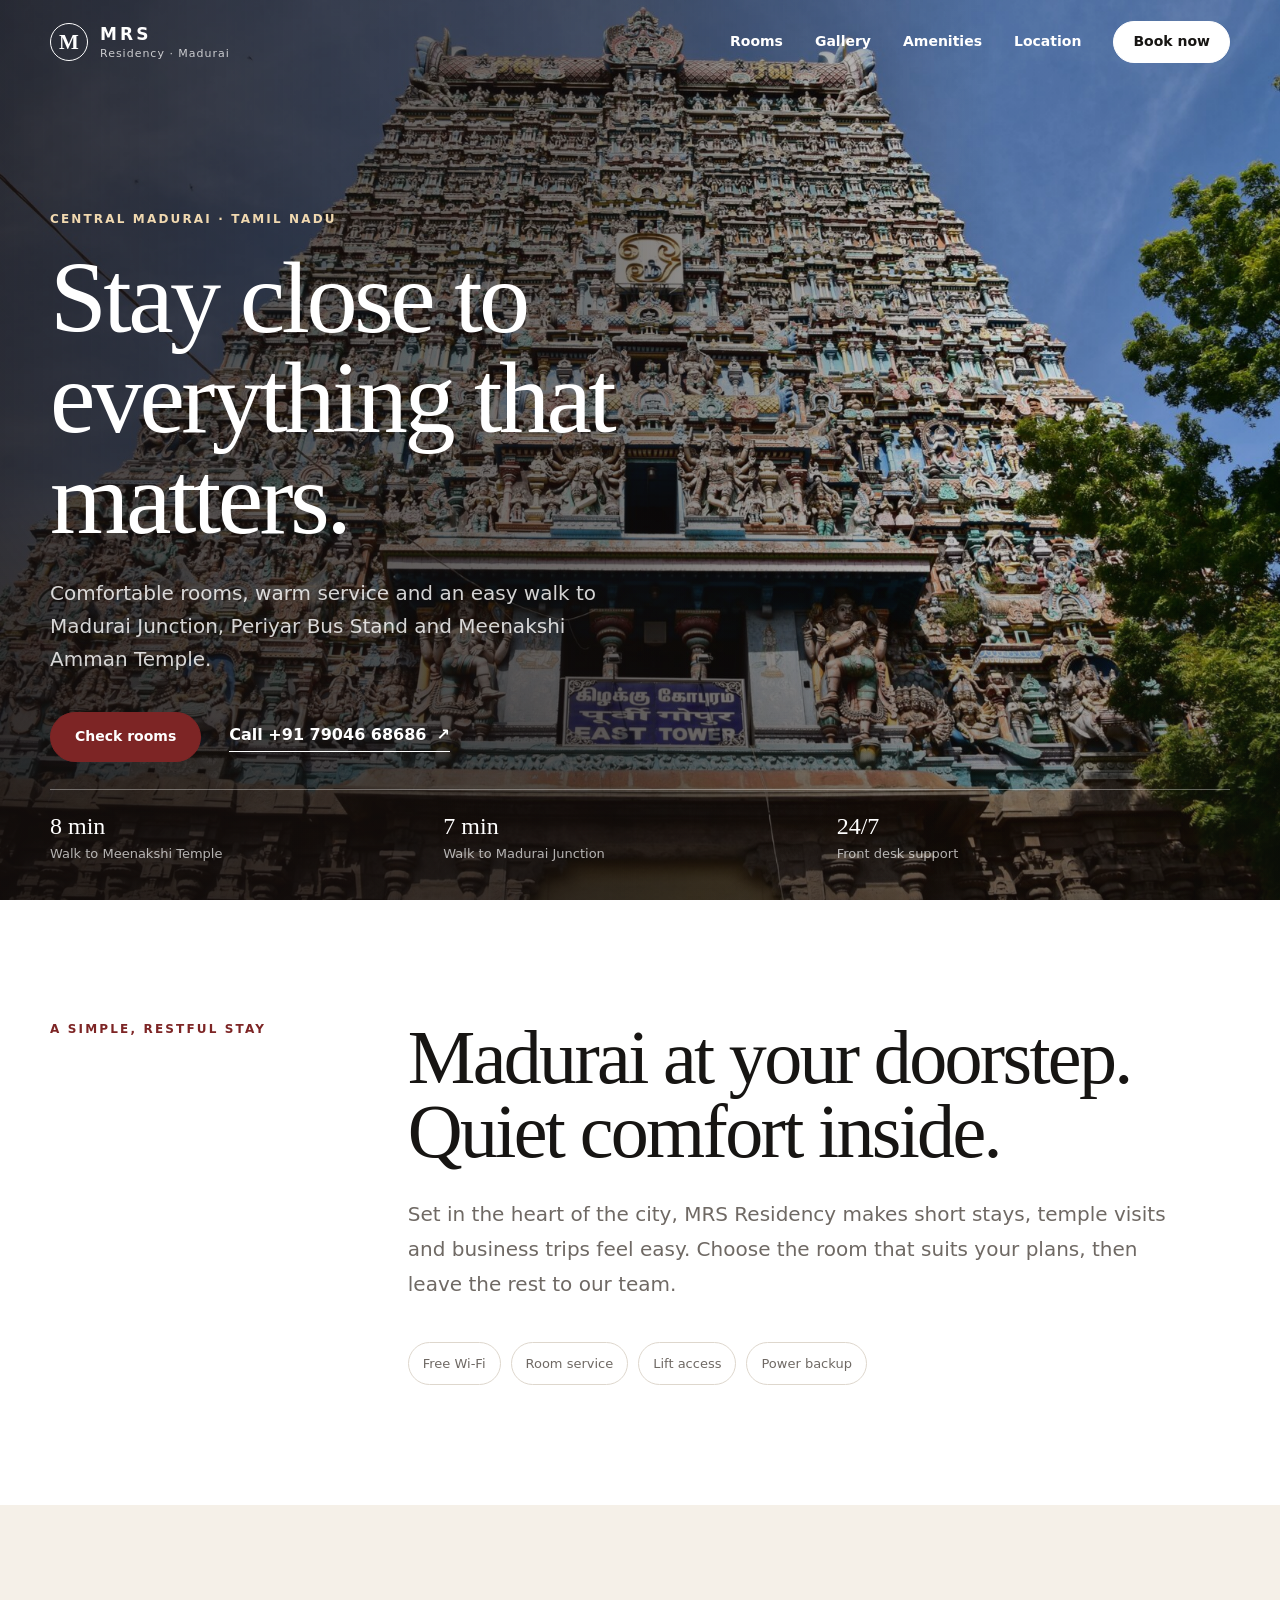
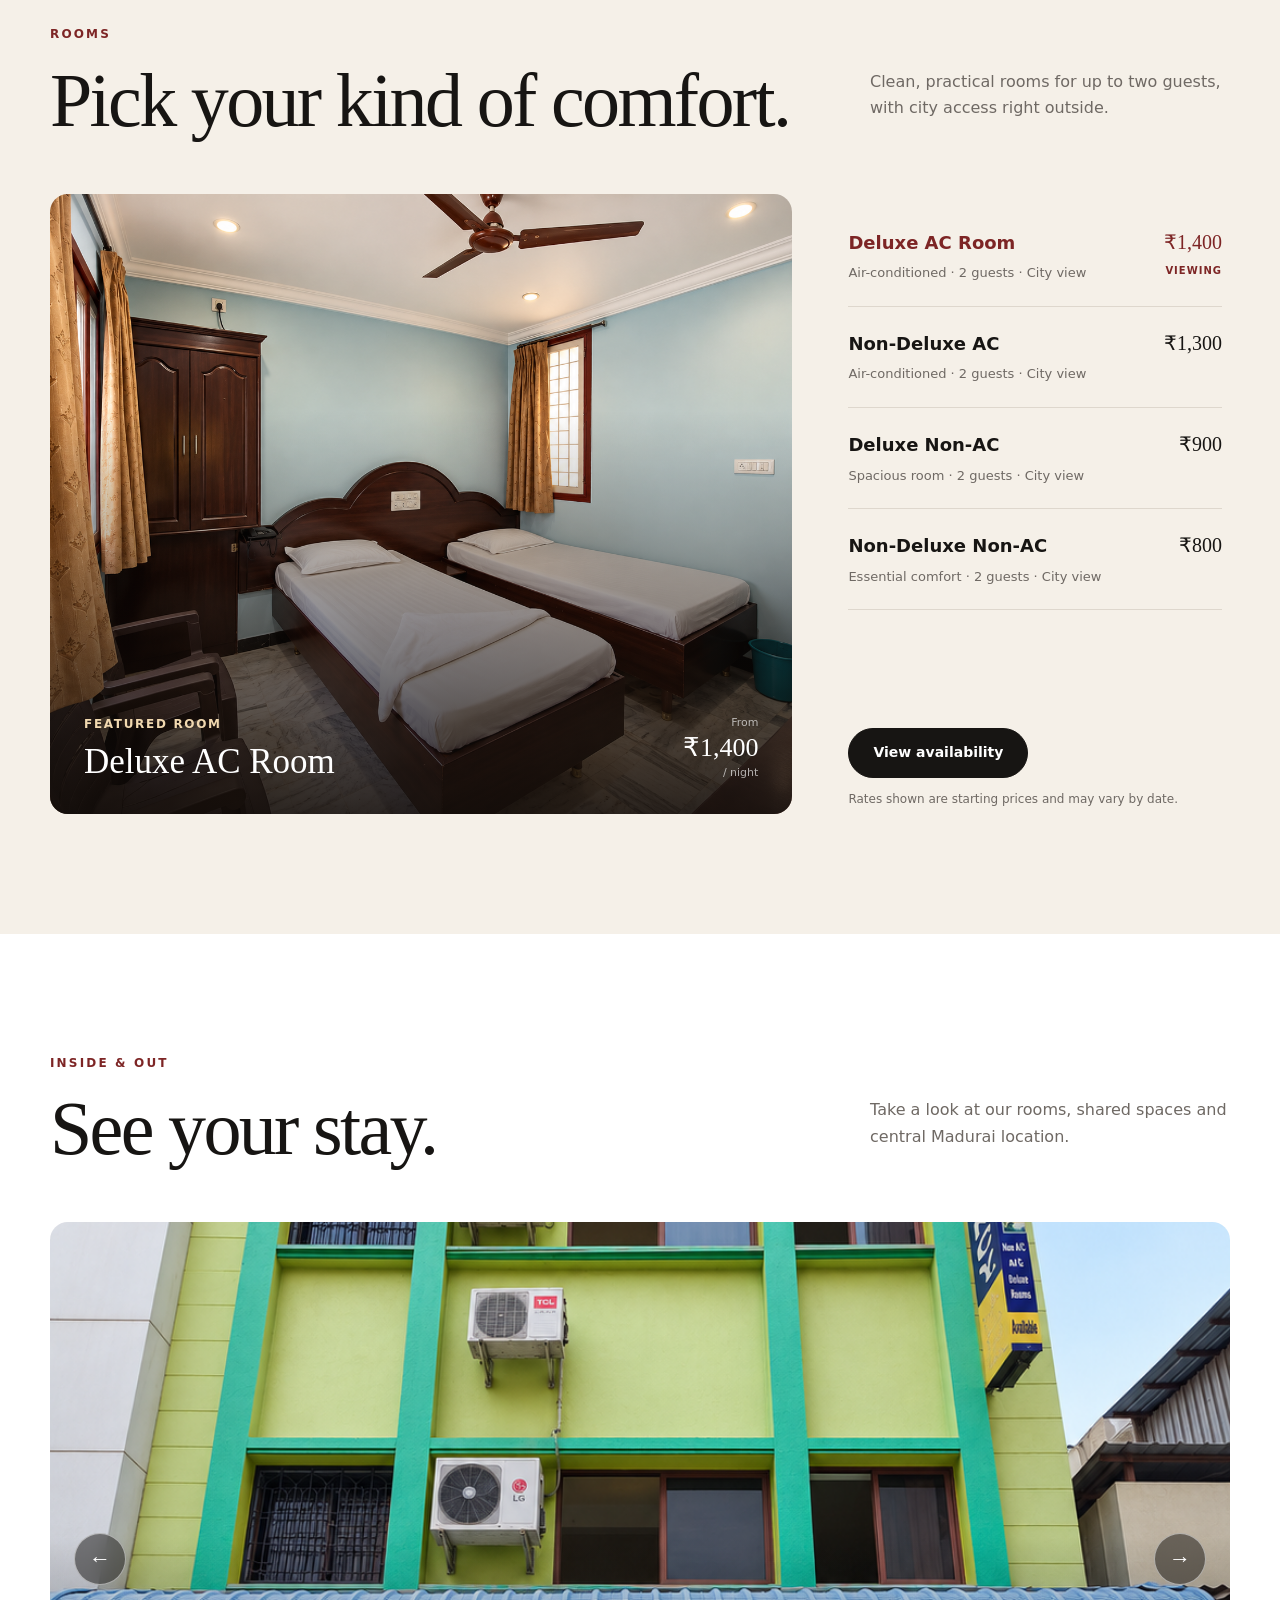
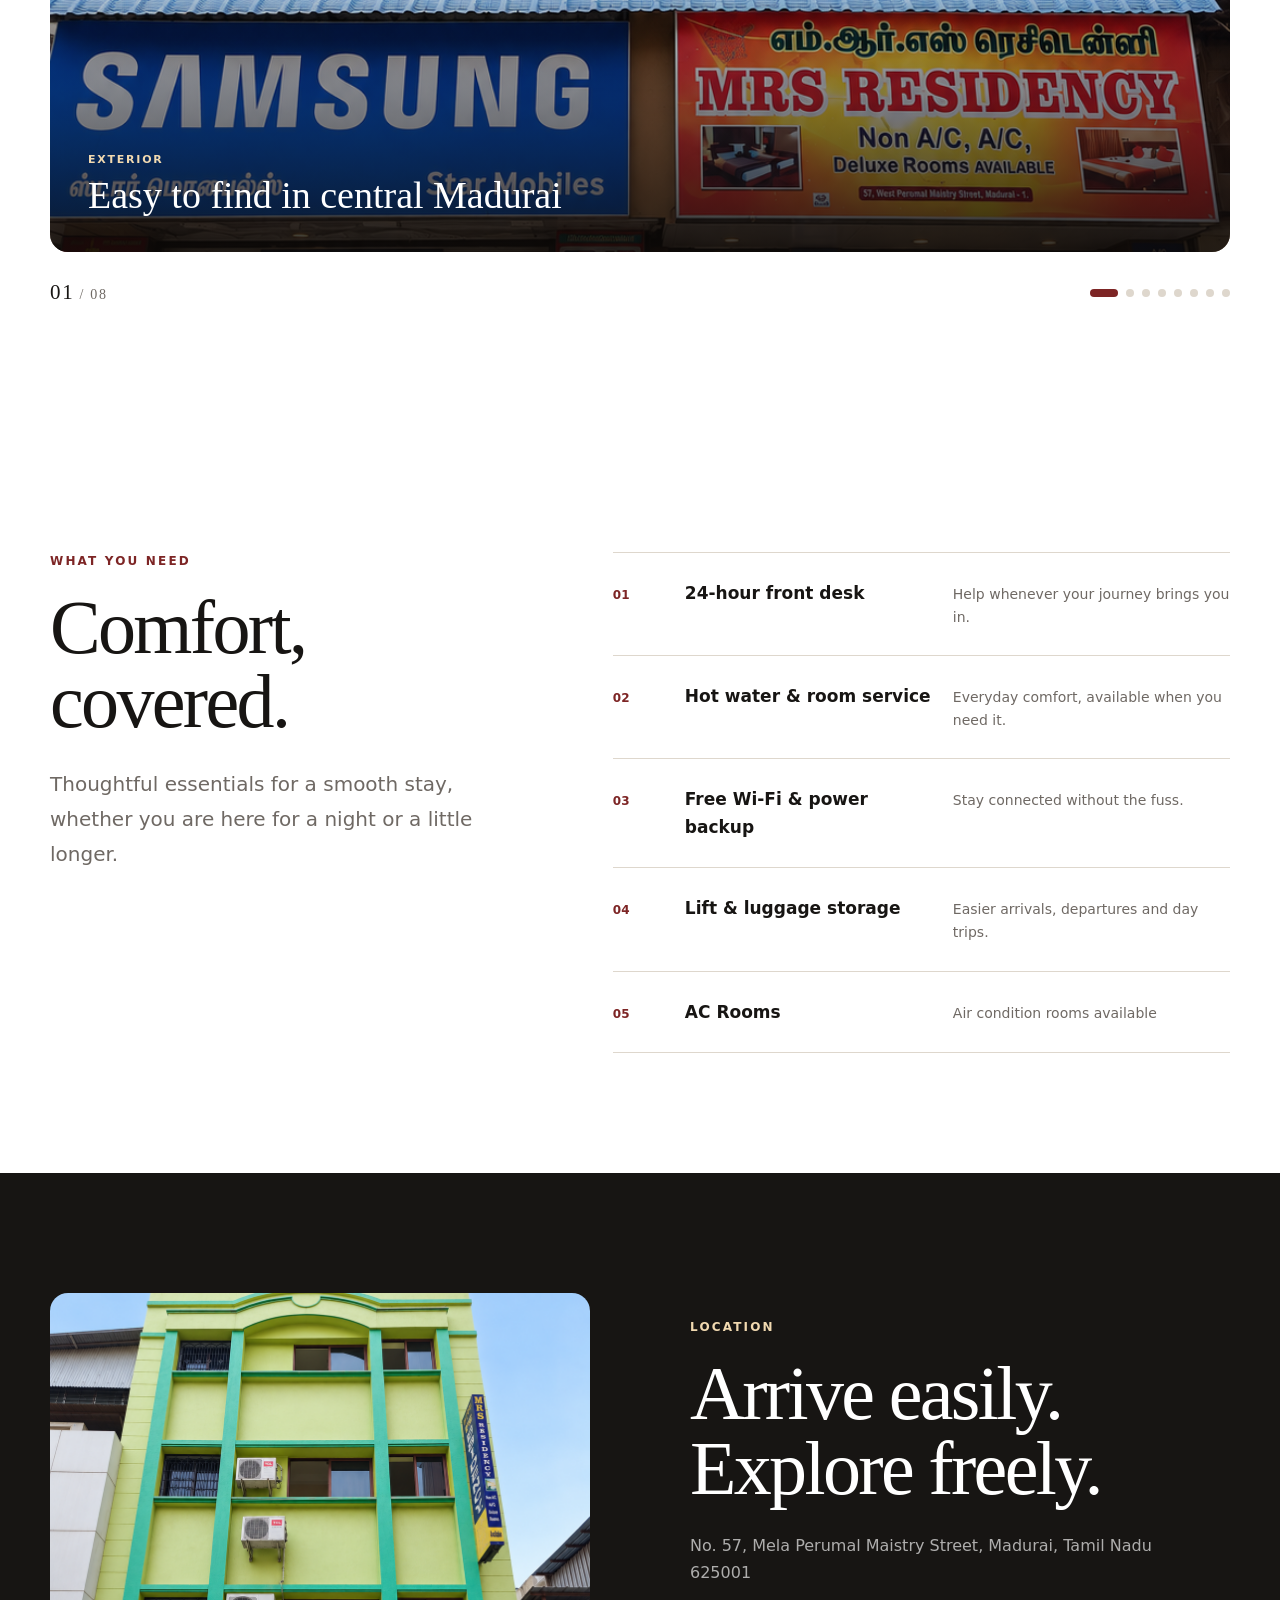
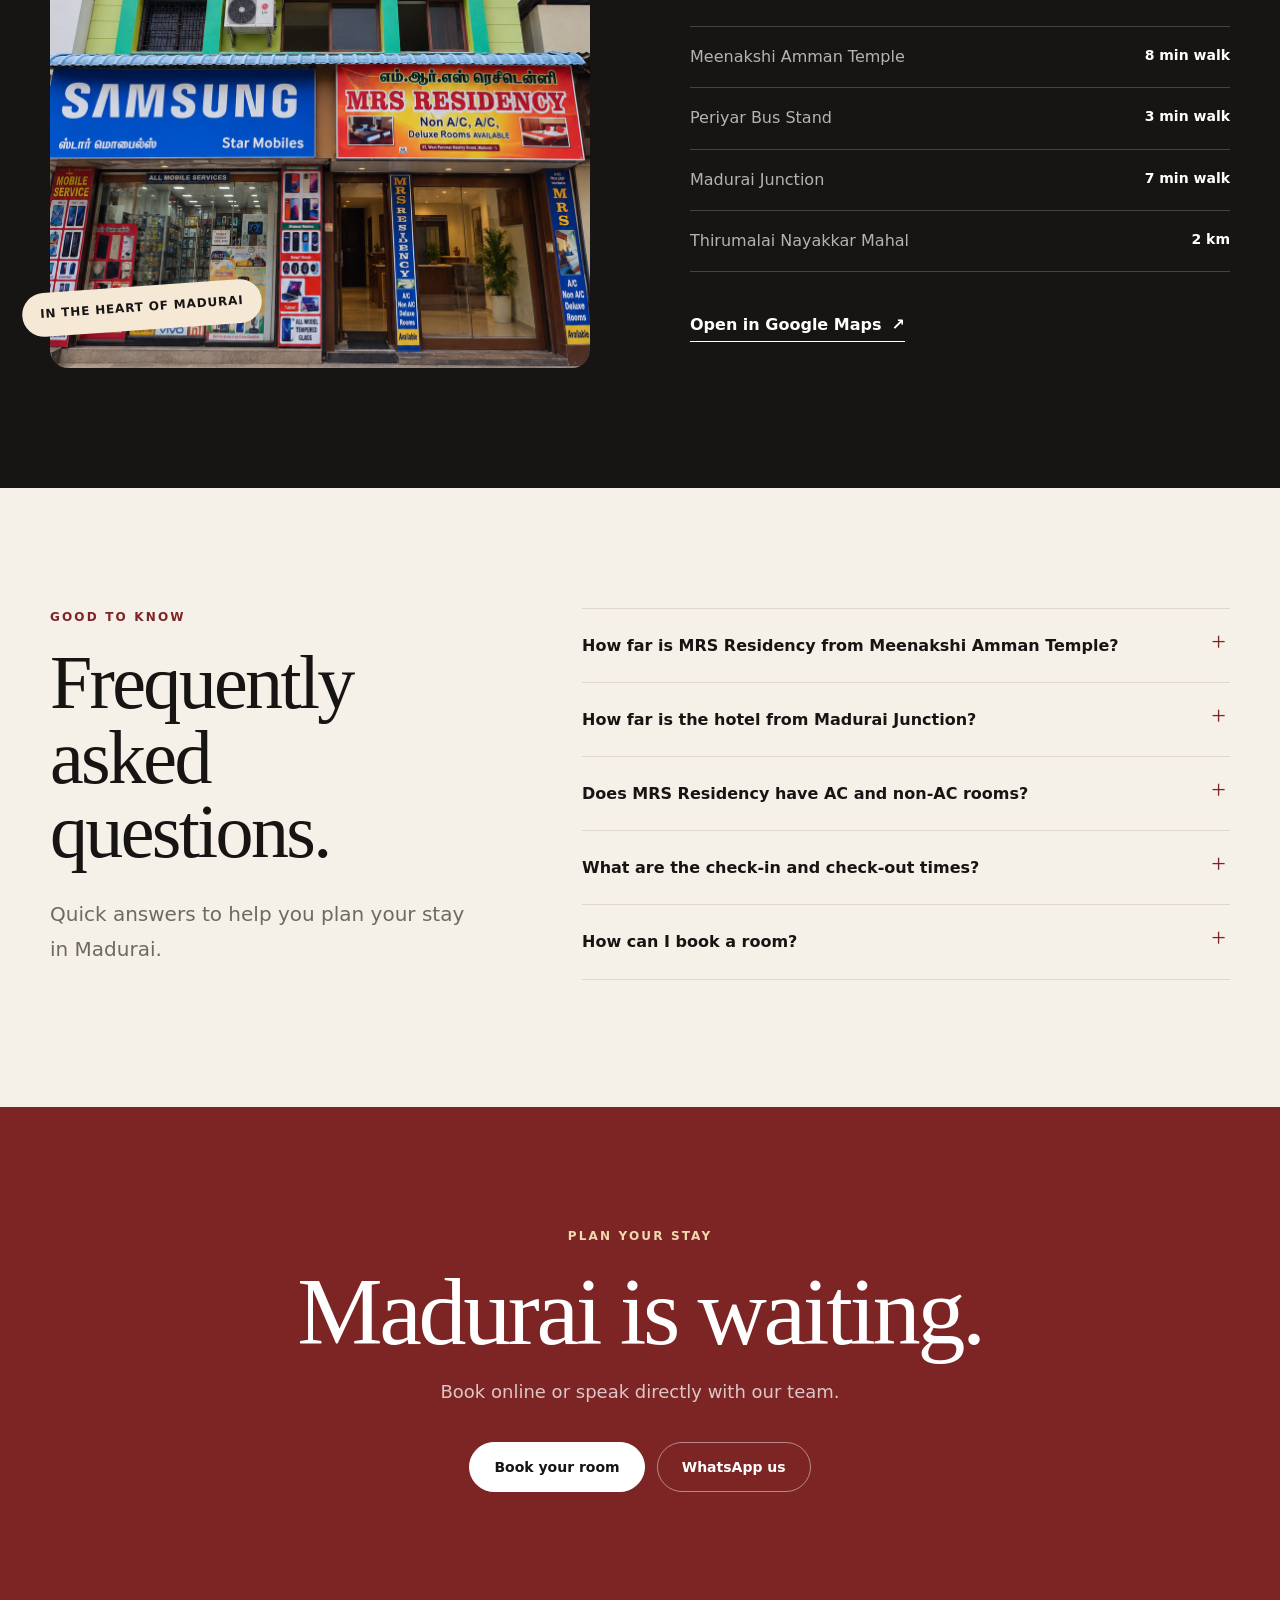
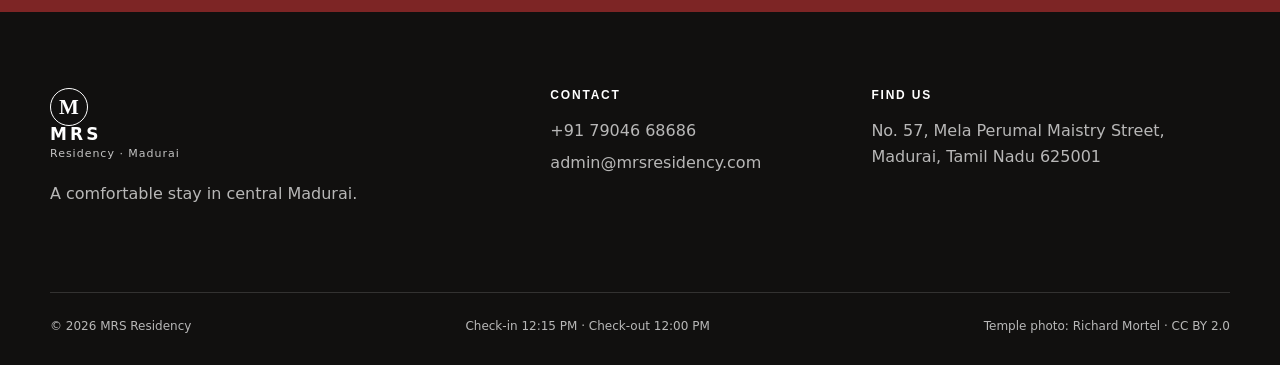
<file: index.html>
<!doctype html>
<html lang="en-IN">
<head>
  <meta charset="utf-8">
  <meta name="viewport" content="width=device-width, initial-scale=1">
  <title>MRS Residency Madurai | Near Meenakshi Temple &amp; Station</title>
  <meta name="description" content="Book comfortable AC and non-AC rooms at MRS Residency in central Madurai, near Meenakshi Amman Temple, Madurai Junction and Periyar Bus Stand.">
  <meta name="robots" content="index, follow, max-image-preview:large, max-snippet:-1, max-video-preview:-1">
  <meta name="theme-color" content="#7d2525">
  <meta name="format-detection" content="telephone=yes">
  <meta name="geo.region" content="IN-TN">
  <meta name="geo.placename" content="Madurai">
  <script>document.documentElement.classList.add('js')</script>
  <link rel="canonical" href="https://www.mrsresidency.com/">
  <link rel="alternate" hreflang="en-IN" href="https://www.mrsresidency.com/">
  <link rel="alternate" hreflang="x-default" href="https://www.mrsresidency.com/">
  <link rel="stylesheet" href="styles.css">
  <link rel="icon" type="image/svg+xml" href="data:image/svg+xml,%3Csvg%20xmlns='http://www.w3.org/2000/svg'%20viewBox='0%200%2064%2064'%3E%3Crect%20width='64'%20height='64'%20rx='14'%20fill='%237d2525'/%3E%3Cpath%20d='M14%2045V19h7l11%2015%2011-15h7v26h-8V31L32%2044%2022%2031v14z'%20fill='%23f6e9cd'/%3E%3C/svg%3E">
  <meta property="og:type" content="website">
  <meta property="og:site_name" content="MRS Residency">
  <meta property="og:locale" content="en_IN">
  <meta property="og:title" content="MRS Residency Madurai | Near Meenakshi Temple &amp; Station">
  <meta property="og:description" content="Book comfortable AC and non-AC rooms in central Madurai, near Meenakshi Amman Temple, Madurai Junction and Periyar Bus Stand.">
  <meta property="og:url" content="https://www.mrsresidency.com/">
  <meta property="og:image" content="https://www.mrsresidency.com/assets/madurai-temple.jpg">
  <meta property="og:image:width" content="1800">
  <meta property="og:image:height" content="1198">
  <meta property="og:image:alt" content="Meenakshi Amman Temple near MRS Residency in Madurai">
  <meta name="twitter:card" content="summary_large_image">
  <meta name="twitter:title" content="MRS Residency Madurai | Near Meenakshi Temple &amp; Station">
  <meta name="twitter:description" content="Book comfortable AC and non-AC rooms in central Madurai, near Meenakshi Amman Temple and Madurai Junction.">
  <meta name="twitter:image" content="https://www.mrsresidency.com/assets/madurai-temple.jpg">
  <meta name="twitter:image:alt" content="Meenakshi Amman Temple near MRS Residency in Madurai">
  <script id="hotel-schema" type="application/ld+json">
  {
    "@context": "https://schema.org",
    "@type": "Hotel",
    "name": "MRS Residency",
    "@id": "https://www.mrsresidency.com/#hotel",
    "url": "https://www.mrsresidency.com/",
    "description": "Comfortable AC and non-AC rooms in central Madurai near Meenakshi Amman Temple and Madurai Junction.",
    "image": [
      "https://www.mrsresidency.com/assets/images/IMG-20230507-WA0060.jpg",
      "https://www.mrsresidency.com/assets/images/IMG-20230507-WA0012.jpg"
    ],
    "hasMap": "https://www.google.com/maps/search/?api=1&query=MRS+Residency+57+Mela+Perumal+Maistry+Street+Madurai",
    "telephone": "+91-79046-68686",
    "email": "admin@mrsresidency.com",
    "priceRange": "₹800–₹1400",
    "address": {
      "@type": "PostalAddress",
      "streetAddress": "No. 57, Mela Perumal Maistry Street",
      "addressLocality": "Madurai",
      "addressRegion": "Tamil Nadu",
      "postalCode": "625001",
      "addressCountry": "IN"
    },
    "amenityFeature": [
      {"@type":"LocationFeatureSpecification","name":"Free Wi-Fi","value":true},
      {"@type":"LocationFeatureSpecification","name":"24-hour front desk","value":true},
      {"@type":"LocationFeatureSpecification","name":"Room service","value":true},
      {"@type":"LocationFeatureSpecification","name":"Power backup","value":true}
    ],
    "checkinTime": "12:15",
    "checkoutTime": "12:00",
    "makesOffer": [
      {"@type":"Offer","priceCurrency":"INR","price":"1400","itemOffered":{"@type":"HotelRoom","name":"Deluxe AC Room"}},
      {"@type":"Offer","priceCurrency":"INR","price":"1300","itemOffered":{"@type":"HotelRoom","name":"Non-Deluxe AC Room"}},
      {"@type":"Offer","priceCurrency":"INR","price":"900","itemOffered":{"@type":"HotelRoom","name":"Deluxe Non-AC Room"}},
      {"@type":"Offer","priceCurrency":"INR","price":"800","itemOffered":{"@type":"HotelRoom","name":"Non-Deluxe Non-AC Room"}}
    ]
  }
  </script>
  <script id="website-schema" type="application/ld+json">
  {
    "@context": "https://schema.org",
    "@type": "WebSite",
    "@id": "https://www.mrsresidency.com/#website",
    "url": "https://www.mrsresidency.com/",
    "name": "MRS Residency Madurai",
    "inLanguage": "en-IN",
    "publisher": {"@id":"https://www.mrsresidency.com/#hotel"}
  }
  </script>
  <script id="faq-schema" type="application/ld+json">
  {
    "@context": "https://schema.org",
    "@type": "FAQPage",
    "mainEntity": [
      {"@type":"Question","name":"How far is MRS Residency from Meenakshi Amman Temple?","acceptedAnswer":{"@type":"Answer","text":"MRS Residency is approximately an 8-minute walk from Meenakshi Amman Temple."}},
      {"@type":"Question","name":"How far is the hotel from Madurai Junction?","acceptedAnswer":{"@type":"Answer","text":"Madurai Junction railway station is approximately a 7-minute walk from the hotel."}},
      {"@type":"Question","name":"Does MRS Residency have AC and non-AC rooms?","acceptedAnswer":{"@type":"Answer","text":"Yes. Guests can choose from deluxe and non-deluxe rooms in both AC and non-AC options."}},
      {"@type":"Question","name":"What are the check-in and check-out times?","acceptedAnswer":{"@type":"Answer","text":"Check-in is from 12:15 PM and check-out is by 12:00 PM."}},
      {"@type":"Question","name":"How can I book a room?","acceptedAnswer":{"@type":"Answer","text":"You can book online, call +91 79046 68686, or contact the hotel through WhatsApp to check availability."}}
    ]
  }
  </script>
</head>
<body>
  <a class="skip-link" href="#main">Skip to content</a>

  <header class="site-header" data-header>
    <div class="container nav-wrap">
      <a class="brand" href="#top" aria-label="MRS Residency home">
        <span class="brand-mark" aria-hidden="true">M</span>
        <span><strong>MRS</strong><small>Residency · Madurai</small></span>
      </a>
      <button class="menu-toggle" type="button" aria-expanded="false" aria-controls="site-nav">
        <span class="sr-only">Open menu</span>
        <span></span><span></span>
      </button>
      <nav id="site-nav" class="site-nav" aria-label="Main navigation">
        <a href="#rooms">Rooms</a>
        <a href="#gallery">Gallery</a>
        <a href="#amenities">Amenities</a>
        <a href="#location">Location</a>
        <a class="button button-small" href="https://bookings.mrsresidency.com" target="_blank" rel="noopener">Book now</a>
      </nav>
    </div>
  </header>

  <main id="main">
    <section id="top" class="hero" aria-labelledby="hero-title">
      <img class="hero-image" src="assets/madurai-temple.jpg" alt="Meenakshi Amman Temple in Madurai" width="1800" height="1198" fetchpriority="high">
      <div class="hero-shade"></div>
      <div class="container hero-content">
        <p class="eyebrow">Central Madurai · Tamil Nadu</p>
        <h1 id="hero-title">Stay close to<br>everything that matters.</h1>
        <p class="hero-copy">Comfortable rooms, warm service and an easy walk to Madurai Junction, Periyar Bus Stand and Meenakshi Amman Temple.</p>
        <div class="hero-actions">
          <a class="button" href="https://bookings.mrsresidency.com" target="_blank" rel="noopener">Check rooms</a>
          <a class="text-link light" href="tel:+917904668686">Call +91 79046 68686 <span aria-hidden="true">↗</span></a>
        </div>
      </div>
      <div class="container quick-facts" role="list" aria-label="Hotel highlights">
        <div role="listitem"><strong>8 min</strong><span>Walk to Meenakshi Temple</span></div>
        <div role="listitem"><strong>7 min</strong><span>Walk to Madurai Junction</span></div>
        <div role="listitem"><strong>24/7</strong><span>Front desk support</span></div>
      </div>
    </section>

    <section class="intro section">
      <div class="container intro-grid">
        <div class="section-kicker reveal">A simple, restful stay</div>
        <div class="reveal">
          <h2>Madurai at your doorstep.<br>Quiet comfort inside.</h2>
          <p class="lead">Set in the heart of the city, MRS Residency makes short stays, temple visits and business trips feel easy. Choose the room that suits your plans, then leave the rest to our team.</p>
          <div class="mini-amenities" role="list" aria-label="Popular amenities">
            <span role="listitem">Free Wi-Fi</span><span role="listitem">Room service</span><span role="listitem">Lift access</span><span role="listitem">Power backup</span>
          </div>
        </div>
      </div>
    </section>

    <section id="rooms" class="rooms section section-tint" aria-labelledby="rooms-title">
      <div class="container">
        <div class="section-heading reveal">
          <div>
            <p class="section-kicker">Rooms</p>
            <h2 id="rooms-title">Pick your kind of comfort.</h2>
          </div>
          <p>Clean, practical rooms for up to two guests, with city access right outside.</p>
        </div>
        <div class="room-layout">
          <article class="room-feature reveal">
            <img src="assets/images/IMG-20230507-WA0012.jpg" alt="Deluxe air-conditioned double room at MRS Residency" width="1600" height="1200" loading="lazy">
            <div class="room-feature-copy" aria-live="polite">
              <div>
                <p class="room-label">Most comfortable</p>
                <h3>Deluxe AC Room</h3>
              </div>
              <div class="room-price"><span>From</span><strong>₹1,400</strong><span>/ night</span></div>
            </div>
          </article>
          <div class="room-list reveal">
            <article>
              <div><h3>Non-Deluxe AC</h3><p>Air-conditioned · 2 guests · City view</p></div>
              <strong>₹1,300</strong>
            </article>
            <article>
              <div><h3>Deluxe Non-AC</h3><p>Spacious room · 2 guests · City view</p></div>
              <strong>₹900</strong>
            </article>
            <article>
              <div><h3>Non-Deluxe Non-AC</h3><p>Essential comfort · 2 guests · City view</p></div>
              <strong>₹800</strong>
            </article>
            <a class="button button-dark" href="https://bookings.mrsresidency.com" target="_blank" rel="noopener">View availability</a>
            <p class="rate-note">Rates shown are starting prices and may vary by date.</p>
          </div>
        </div>
      </div>
    </section>

    <section id="gallery" class="gallery section" aria-labelledby="gallery-title">
      <div class="container">
        <div class="section-heading gallery-heading reveal">
          <div>
            <p class="section-kicker">Inside &amp; out</p>
            <h2 id="gallery-title">See your stay.</h2>
          </div>
          <p>Take a look at our rooms, shared spaces and central Madurai location.</p>
        </div>

        <div class="carousel reveal" data-carousel role="region" aria-roledescription="carousel" aria-label="MRS Residency photo gallery">
          <div class="carousel-viewport" data-carousel-viewport tabindex="0">
            <div class="carousel-track">
              <figure class="carousel-slide" data-carousel-slide>
                <img src="assets/images/IMG-20230507-WA0060.jpg" alt="Front exterior of the MRS Residency building" width="1200" height="1600" loading="lazy">
                <figcaption><span>Exterior</span><strong>Easy to find in central Madurai</strong></figcaption>
              </figure>
              <figure class="carousel-slide" data-carousel-slide>
                <img src="assets/images/IMG-20230507-WA0012.jpg" alt="Air-conditioned double room with seating" width="1600" height="1200" loading="lazy">
                <figcaption><span>Guest room</span><strong>Double room with air conditioning</strong></figcaption>
              </figure>
              <figure class="carousel-slide" data-carousel-slide>
                <img src="assets/images/IMG-20230507-WA0011.jpg" alt="Twin guest room with two beds and a ceiling fan" width="1600" height="1200" loading="lazy">
                <figcaption><span>Guest room</span><strong>Flexible twin-bed comfort</strong></figcaption>
              </figure>
              <figure class="carousel-slide" data-carousel-slide>
                <img src="assets/images/IMG-20230507-WA0013.jpg" alt="Guest room television, mirror, wardrobe and seating" width="1600" height="1200" loading="lazy">
                <figcaption><span>Room amenities</span><strong>Practical essentials within reach</strong></figcaption>
              </figure>
              <figure class="carousel-slide" data-carousel-slide>
                <img src="assets/images/IMG-20230507-WA0058.jpg" alt="Reception lounge and seating area at MRS Residency" width="1200" height="1600" loading="lazy">
                <figcaption><span>Reception</span><strong>A welcoming place to arrive</strong></figcaption>
              </figure>
              <figure class="carousel-slide" data-carousel-slide>
                <img src="assets/images/IMG-20230507-WA0059.jpg" alt="Guest lift at MRS Residency" width="1200" height="1600" loading="lazy">
                <figcaption><span>Access</span><strong>Lift access between floors</strong></figcaption>
              </figure>
              <figure class="carousel-slide" data-carousel-slide>
                <img src="assets/images/IMG-20230507-WA0015.jpg" alt="Well-lit guest corridor inside MRS Residency" width="1200" height="1600" loading="lazy">
                <figcaption><span>Interior</span><strong>Simple, well-lit common spaces</strong></figcaption>
              </figure>
            </div>
          </div>
          <button class="carousel-arrow carousel-arrow-prev" type="button" data-carousel-prev aria-label="Show previous photo">
            <span aria-hidden="true">&#8592;</span>
          </button>
          <button class="carousel-arrow carousel-arrow-next" type="button" data-carousel-next aria-label="Show next photo">
            <span aria-hidden="true">&#8594;</span>
          </button>
          <div class="carousel-footer">
            <p class="carousel-count" aria-live="polite"><span data-carousel-current>01</span> / <span data-carousel-total>07</span></p>
            <div class="carousel-dots" data-carousel-dots role="group" aria-label="Choose a photo"></div>
          </div>
        </div>
      </div>
    </section>

    <section id="amenities" class="section" aria-labelledby="amenities-title">
      <div class="container amenities-grid">
        <div class="reveal">
          <p class="section-kicker">What you need</p>
          <h2 id="amenities-title">Comfort, covered.</h2>
          <p class="lead compact">Thoughtful essentials for a smooth stay, whether you are here for a night or a little longer.</p>
        </div>
        <div class="amenity-list reveal">
          <div><span>01</span><h3>24-hour front desk</h3><p>Help whenever your journey brings you in.</p></div>
          <div><span>02</span><h3>Hot water & room service</h3><p>Everyday comfort, available when you need it.</p></div>
          <div><span>03</span><h3>Free Wi-Fi & power backup</h3><p>Stay connected without the fuss.</p></div>
          <div><span>04</span><h3>Lift & luggage storage</h3><p>Easier arrivals, departures and day trips.</p></div>
        </div>
      </div>
    </section>

    <section id="location" class="location section" aria-labelledby="location-title">
      <div class="container location-grid">
        <div class="location-photo reveal">
          <img src="assets/images/IMG-20230507-WA0060.jpg" alt="Street-facing exterior of MRS Residency in central Madurai" width="1200" height="1600" loading="lazy">
          <span>In the heart of Madurai</span>
        </div>
        <div class="location-copy reveal">
          <p class="section-kicker">Location</p>
          <h2 id="location-title">Arrive easily.<br>Explore freely.</h2>
          <p>No. 57, Mela Perumal Maistry Street, Madurai, Tamil Nadu 625001.</p>
          <div class="distance-list">
            <div><span>Meenakshi Amman Temple</span><strong>8 min walk</strong></div>
            <div><span>Periyar Bus Stand</span><strong>3 min walk</strong></div>
            <div><span>Madurai Junction</span><strong>7 min walk</strong></div>
            <div><span>Thirumalai Nayakkar Mahal</span><strong>2 km</strong></div>
          </div>
          <a class="text-link" href="https://www.google.com/maps/search/?api=1&query=MRS+Residency+57+Mela+Perumal+Maistry+Street+Madurai" target="_blank" rel="noopener">Open in Google Maps <span aria-hidden="true">↗</span></a>
        </div>
      </div>
    </section>

    <section id="faq" class="faq section section-tint" aria-labelledby="faq-title">
      <div class="container faq-grid">
        <div class="reveal">
          <p class="section-kicker">Good to know</p>
          <h2 id="faq-title">Frequently asked questions.</h2>
          <p class="lead compact">Quick answers to help you plan your stay in Madurai.</p>
        </div>
        <div class="faq-list reveal">
          <details>
            <summary>How far is MRS Residency from Meenakshi Amman Temple?</summary>
            <p>MRS Residency is approximately an 8-minute walk from Meenakshi Amman Temple.</p>
          </details>
          <details>
            <summary>How far is the hotel from Madurai Junction?</summary>
            <p>Madurai Junction railway station is approximately a 7-minute walk from the hotel.</p>
          </details>
          <details>
            <summary>Does MRS Residency have AC and non-AC rooms?</summary>
            <p>Yes. Guests can choose from deluxe and non-deluxe rooms in both AC and non-AC options.</p>
          </details>
          <details>
            <summary>What are the check-in and check-out times?</summary>
            <p>Check-in is from 12:15 PM and check-out is by 12:00 PM.</p>
          </details>
          <details>
            <summary>How can I book a room?</summary>
            <p>You can book online, call +91 79046 68686, or contact the hotel through WhatsApp to check availability.</p>
          </details>
        </div>
      </div>
    </section>

    <section class="cta section">
      <div class="container cta-inner reveal">
        <p class="section-kicker">Plan your stay</p>
        <h2>Madurai is waiting.</h2>
        <p>Book online or speak directly with our team.</p>
        <div class="cta-actions">
          <a class="button" href="https://bookings.mrsresidency.com" target="_blank" rel="noopener">Book your room</a>
          <a class="button button-ghost" href="https://wa.me/917904668686?text=Hello%20MRS%20Residency%2C%20I%27d%20like%20to%20check%20room%20availability." target="_blank" rel="noopener">WhatsApp us</a>
        </div>
      </div>
    </section>
  </main>

  <footer class="site-footer">
    <div class="container footer-grid">
      <div>
        <a class="brand brand-footer" href="#top"><span class="brand-mark">M</span><span><strong>MRS</strong><small>Residency · Madurai</small></span></a>
        <p>A comfortable stay in central Madurai.</p>
      </div>
      <div><h2>Contact</h2><a href="tel:+917904668686">+91 79046 68686</a><a href="mailto:admin@mrsresidency.com">admin@mrsresidency.com</a></div>
      <div><h2>Find us</h2><p>No. 57, Mela Perumal Maistry Street,<br>Madurai, Tamil Nadu 625001</p></div>
    </div>
    <div class="container footer-bottom">
      <span>© <span data-year></span> MRS Residency</span>
      <span>Check-in 12:15 PM · Check-out 12:00 PM</span>
      <a href="https://commons.wikimedia.org/wiki/File:Meenakshi_Temple,_madurai,_eastern_gopuram_(2)_(36857595253).jpg" target="_blank" rel="noopener">Temple photo: Richard Mortel · CC BY 2.0</a>
    </div>
  </footer>

  <div class="mobile-book">
    <a href="tel:+917904668686">Call</a>
    <a href="https://bookings.mrsresidency.com" target="_blank" rel="noopener">Book now</a>
  </div>
  <script src="script.js" defer></script>
</body>
</html>
</file>
<file: styles.css>
:root {
  --ink: #171513;
  --muted: #6f6964;
  --paper: #ffffff;
  --warm: #f5f0e8;
  --line: #ded7cd;
  --brand: #7d2525;
  --brand-dark: #5b1919;
  --gold: #d5aa66;
  --radius: 18px;
  --container: min(1180px, calc(100% - 40px));
}

* { box-sizing: border-box; }
html { scroll-behavior: smooth; }
body { margin: 0; color: var(--ink); background: var(--paper); font-family: Inter, ui-sans-serif, system-ui, -apple-system, BlinkMacSystemFont, "Segoe UI", sans-serif; font-size: 16px; line-height: 1.65; }
body.menu-open { overflow: hidden; }
img { display: block; width: 100%; height: auto; }
a { color: inherit; text-decoration: none; }
button, a { -webkit-tap-highlight-color: transparent; }
button:focus-visible, a:focus-visible { outline: 3px solid var(--gold); outline-offset: 4px; }
.container { width: var(--container); margin-inline: auto; }
.sr-only { position: absolute; width: 1px; height: 1px; padding: 0; margin: -1px; overflow: hidden; clip: rect(0,0,0,0); white-space: nowrap; border: 0; }
.skip-link { position: fixed; z-index: 1000; left: 16px; top: 16px; transform: translateY(-160%); padding: 10px 14px; color: white; background: var(--brand); border-radius: 6px; }
.skip-link:focus { transform: translateY(0); }

.site-header { position: fixed; inset: 0 0 auto; z-index: 100; color: white; transition: background .3s ease, color .3s ease, box-shadow .3s ease; }
.site-header.scrolled { background: rgba(255,255,255,.94); color: var(--ink); box-shadow: 0 1px 0 rgba(23,21,19,.1); backdrop-filter: blur(16px); }
.nav-wrap { min-height: 84px; display: flex; align-items: center; justify-content: space-between; }
.brand { display: inline-flex; align-items: center; gap: 12px; line-height: 1; }
.brand-mark { width: 38px; height: 38px; display: grid; place-items: center; border: 1px solid currentColor; border-radius: 50%; font: 600 21px/1 Georgia, serif; }
.brand strong { display: block; font-size: 17px; letter-spacing: .18em; }
.brand small { display: block; margin-top: 5px; font-size: 11px; letter-spacing: .09em; opacity: .75; }
.site-nav { display: flex; align-items: center; gap: 32px; font-size: 14px; font-weight: 600; }
.site-nav > a:not(.button) { position: relative; }
.site-nav > a:not(.button)::after { content: ""; position: absolute; left: 0; right: 100%; bottom: -7px; height: 1px; background: currentColor; transition: right .25s ease; }
.site-nav > a:hover::after { right: 0; }
.menu-toggle { display: none; border: 0; background: transparent; color: inherit; }

.button { min-height: 50px; display: inline-flex; align-items: center; justify-content: center; padding: 0 24px; border: 1px solid var(--brand); border-radius: 999px; color: white; background: var(--brand); font-size: 14px; font-weight: 700; transition: transform .25s ease, background .25s ease, border-color .25s ease; }
.button:hover { transform: translateY(-2px); background: var(--brand-dark); border-color: var(--brand-dark); }
.button-small { min-height: 42px; padding-inline: 19px; color: var(--ink); background: white; border-color: white; }
.site-header.scrolled .button-small { color: white; background: var(--brand); border-color: var(--brand); }
.button-dark { width: fit-content; background: var(--ink); border-color: var(--ink); }
.button-ghost { background: transparent; border-color: rgba(255,255,255,.45); }
.text-link { display: inline-flex; align-items: center; gap: 10px; font-weight: 700; border-bottom: 1px solid currentColor; padding-bottom: 2px; }
.text-link span { transition: transform .2s ease; }
.text-link:hover span { transform: translate(3px,-3px); }
.text-link.light { color: white; }

.hero { position: relative; min-height: 820px; height: 100svh; max-height: 980px; display: flex; align-items: center; color: white; overflow: hidden; background: #2a211d; }
.hero-image, .hero-shade { position: absolute; inset: 0; width: 100%; height: 100%; }
.hero-image { object-fit: cover; object-position: center; transform: scale(1.03); animation: hero-in 1.4s cubic-bezier(.2,.7,.2,1) both; }
.hero-shade { background: linear-gradient(90deg, rgba(18,13,12,.8) 0%, rgba(18,13,12,.55) 48%, rgba(18,13,12,.16) 78%), linear-gradient(0deg, rgba(18,13,12,.55), transparent 44%); }
.hero-content { position: relative; z-index: 2; padding-top: 72px; }
.eyebrow, .section-kicker { margin: 0 0 18px; color: var(--brand); font-size: 12px; font-weight: 800; letter-spacing: .18em; text-transform: uppercase; }
.hero .eyebrow { color: #f1d9b0; }
h1, h2, h3, p { margin-top: 0; }
h1, h2 { font-family: Georgia, "Times New Roman", serif; font-weight: 500; letter-spacing: -.035em; line-height: .98; }
h1, .intro h2, .location-copy h2 { white-space: pre-line; }
h1 { max-width: 880px; margin-bottom: 28px; font-size: clamp(56px, 8vw, 108px); }
.hero-copy { max-width: 590px; margin-bottom: 36px; color: rgba(255,255,255,.82); font-size: clamp(17px, 2vw, 20px); line-height: 1.65; }
.hero-actions { display: flex; align-items: center; gap: 28px; }
.quick-facts { position: absolute; z-index: 2; left: 50%; bottom: 36px; transform: translateX(-50%); display: grid; grid-template-columns: repeat(3, 1fr); border-top: 1px solid rgba(255,255,255,.35); }
.quick-facts div { padding: 22px 28px 0 0; display: grid; gap: 2px; }
.quick-facts strong { font: 500 24px/1.2 Georgia, serif; }
.quick-facts span { color: rgba(255,255,255,.68); font-size: 13px; }
@keyframes hero-in { from { opacity: 0; transform: scale(1.09); } to { opacity: 1; transform: scale(1.03); } }

.section { padding-block: 120px; }
.section-tint { background: var(--warm); }
.intro-grid { display: grid; grid-template-columns: .7fr 2fr; gap: 70px; }
h2 { margin-bottom: 28px; font-size: clamp(46px, 6vw, 76px); }
.lead { max-width: 790px; color: var(--muted); font-size: 20px; line-height: 1.75; }
.lead.compact { max-width: 500px; }
.mini-amenities { margin-top: 40px; display: flex; flex-wrap: wrap; gap: 10px; }
.mini-amenities span { padding: 10px 14px; border: 1px solid var(--line); border-radius: 999px; color: var(--muted); font-size: 13px; }

.section-heading { margin-bottom: 56px; display: flex; align-items: end; justify-content: space-between; gap: 40px; }
.section-heading h2 { margin-bottom: 0; }
.section-heading > p { max-width: 360px; color: var(--muted); }
.room-layout { display: grid; grid-template-columns: 1.45fr .8fr; gap: 28px; align-items: stretch; }
.room-feature { min-height: 620px; position: relative; border-radius: var(--radius); overflow: hidden; background: #312823; }
.room-feature::after { content: ""; position: absolute; inset: 35% 0 0; background: linear-gradient(transparent, rgba(14,10,8,.85)); }
.room-feature img { height: 100%; object-fit: cover; transition: transform .8s cubic-bezier(.2,.8,.2,1); }
.room-feature:hover img { transform: scale(1.035); }
.room-feature-copy { position: absolute; z-index: 2; inset: auto 34px 32px; display: flex; justify-content: space-between; align-items: end; color: white; }
.room-label { margin-bottom: 8px; color: #f1d9b0; font-size: 12px; font-weight: 800; letter-spacing: .14em; text-transform: uppercase; }
.room-feature h3 { margin-bottom: 0; font: 500 35px/1.1 Georgia, serif; }
.room-price { text-align: right; display: grid; }
.room-price span { color: rgba(255,255,255,.65); font-size: 11px; }
.room-price strong { font: 500 26px/1.2 Georgia, serif; }
.room-list { padding: 12px 8px 4px 28px; display: flex; flex-direction: column; }
.room-list article { padding: 27px 0; display: flex; justify-content: space-between; gap: 20px; border-bottom: 1px solid var(--line); }
.room-list article h3 { margin-bottom: 5px; font-size: 18px; }
.room-list article p { margin: 0; color: var(--muted); font-size: 13px; }
.room-list article > strong { white-space: nowrap; font: 500 20px/1.4 Georgia, serif; }
.room-option { width: 100%; padding: 22px 0; display: flex; justify-content: space-between; gap: 20px; border: 0; border-bottom: 1px solid var(--line); color: inherit; background: transparent; font: inherit; text-align: left; cursor: pointer; transition: color .2s ease, padding .2s ease; }
.room-option:hover { padding-left: 8px; color: var(--brand); }
.room-option:focus-visible { outline: 3px solid var(--gold); outline-offset: 4px; }
.room-option[aria-pressed="true"] { color: var(--brand); }
.room-option-name, .room-option-description, .room-option-rate { display: block; }
.room-option-name { margin-bottom: 5px; font-size: 18px; }
.room-option-description { color: var(--muted); font-size: 13px; }
.room-option-rate { white-space: nowrap; text-align: right; }
.room-option-rate > strong { display: block; font: 500 20px/1.4 Georgia, serif; }
.room-option-rate small { color: var(--brand); font-size: 10px; font-weight: 800; letter-spacing: .1em; text-transform: uppercase; }
.room-list .button { margin-top: auto; }
.rate-note { margin: 12px 0 0; color: var(--muted); font-size: 12px; }

.gallery { overflow: hidden; }
.gallery-heading { align-items: end; }
.carousel { position: relative; }
.carousel-viewport { overflow-x: auto; border-radius: var(--radius); outline: none; scroll-snap-type: x mandatory; scrollbar-width: none; }
.carousel-viewport::-webkit-scrollbar { display: none; }
.carousel-viewport:focus-visible { outline: 3px solid var(--gold); outline-offset: 5px; }
.carousel-track { display: flex; }
.carousel-slide { position: relative; min-width: 100%; margin: 0; scroll-snap-align: start; background: #241e1a; }
.carousel-slide::after { content: ""; position: absolute; inset: 50% 0 0; background: linear-gradient(transparent, rgba(12,9,7,.82)); pointer-events: none; }
.carousel-slide img { width: 100%; height: min(70vh, 720px); object-fit: cover; }
.carousel-slide figcaption { position: absolute; z-index: 2; inset: auto 38px 34px; display: grid; gap: 5px; color: white; }
.carousel-slide figcaption span { color: #f1d9b0; font-size: 11px; font-weight: 800; letter-spacing: .16em; text-transform: uppercase; }
.carousel-slide figcaption strong { font: 500 clamp(24px, 3vw, 38px)/1.15 Georgia, serif; }
.carousel-arrow { position: absolute; z-index: 3; top: calc(50% - 34px); width: 52px; height: 52px; display: grid; place-items: center; border: 1px solid rgba(255,255,255,.5); border-radius: 50%; color: white; background: rgba(23,21,19,.5); backdrop-filter: blur(10px); cursor: pointer; transition: background .2s ease, transform .2s ease; }
.carousel-arrow:hover { background: var(--brand); transform: scale(1.05); }
.carousel-arrow span { font-size: 22px; line-height: 1; }
.carousel-arrow-prev { left: 24px; }
.carousel-arrow-next { right: 24px; }
.carousel-footer { min-height: 38px; margin-top: 22px; display: flex; align-items: center; justify-content: space-between; gap: 24px; }
.carousel-count { margin: 0; color: var(--muted); font: 500 14px/1 Georgia, serif; letter-spacing: .12em; }
.carousel-count [data-carousel-current] { color: var(--ink); font-size: 21px; }
.carousel-dots { display: flex; align-items: center; gap: 8px; }
.carousel-dot { width: 8px; height: 8px; padding: 0; border: 0; border-radius: 999px; background: var(--line); cursor: pointer; transition: width .25s ease, background .25s ease; }
.carousel-dot.active { width: 28px; background: var(--brand); }

.amenities-grid { display: grid; grid-template-columns: .9fr 1.2fr; gap: 100px; }
.amenity-list { border-top: 1px solid var(--line); }
.amenity-list > div { padding: 26px 0; display: grid; grid-template-columns: 56px 1fr 1.1fr; gap: 16px; align-items: baseline; border-bottom: 1px solid var(--line); }
.amenity-list span { color: var(--brand); font-size: 12px; font-weight: 800; }
.amenity-list h3 { margin: 0; font-size: 17px; }
.amenity-list p { margin: 0; color: var(--muted); font-size: 14px; }

.location { color: white; background: var(--ink); overflow: hidden; }
.location-grid { display: grid; grid-template-columns: 1fr 1fr; gap: 100px; align-items: center; }
.location-photo { position: relative; }
.location-photo img { aspect-ratio: 4/5; object-fit: cover; border-radius: var(--radius); }
.location-photo span { position: absolute; left: -28px; bottom: 38px; padding: 12px 18px; color: var(--ink); background: #f5e9d5; border-radius: 999px; font-size: 12px; font-weight: 800; letter-spacing: .07em; text-transform: uppercase; transform: rotate(-4deg); }
.location-copy .section-kicker { color: #f1d9b0; }
.location-copy > p:not(.section-kicker) { max-width: 500px; color: rgba(255,255,255,.65); }
.distance-list { margin: 40px 0; border-top: 1px solid rgba(255,255,255,.2); }
.distance-list div { padding: 17px 0; display: flex; justify-content: space-between; gap: 24px; border-bottom: 1px solid rgba(255,255,255,.2); }
.distance-list span { color: rgba(255,255,255,.68); }
.distance-list strong { font-size: 14px; }

.faq-grid { display: grid; grid-template-columns: .8fr 1.2fr; gap: 100px; align-items: start; }
.faq-list { border-top: 1px solid var(--line); }
.faq-list details { border-bottom: 1px solid var(--line); }
.faq-list summary { position: relative; padding: 25px 44px 25px 0; font-weight: 750; line-height: 1.45; list-style: none; cursor: pointer; }
.faq-list summary::-webkit-details-marker { display: none; }
.faq-list summary::after { content: "+"; position: absolute; top: 20px; right: 4px; color: var(--brand); font: 400 26px/1 Georgia, serif; transition: transform .25s ease; }
.faq-list details[open] summary::after { transform: rotate(45deg); }
.faq-list details p { max-width: 620px; margin: -4px 44px 24px 0; color: var(--muted); }

.cta { text-align: center; background: var(--brand); color: white; }
.cta-inner { max-width: 900px; }
.cta .section-kicker { color: #f1d9b0; }
.cta h2 { margin-bottom: 18px; font-size: clamp(54px, 8vw, 96px); }
.cta p:not(.section-kicker) { color: rgba(255,255,255,.74); font-size: 18px; }
.cta-actions { margin-top: 36px; display: flex; justify-content: center; gap: 12px; }
.cta .button:not(.button-ghost) { color: var(--ink); background: white; border-color: white; }

.site-footer { padding: 76px 0 28px; color: rgba(255,255,255,.7); background: #11100f; }
.footer-grid { display: grid; grid-template-columns: 1.2fr .7fr 1fr; gap: 70px; }
.brand-footer { color: white; }
.footer-grid > div:first-child > p { margin-top: 22px; }
.footer-grid h2 { margin-bottom: 15px; color: white; font: 700 12px/1.2 Inter, sans-serif; letter-spacing: .15em; text-transform: uppercase; }
.footer-grid a { display: block; width: fit-content; margin-bottom: 6px; }
.footer-grid a:hover { color: white; }
.footer-bottom { margin-top: 68px; padding-top: 24px; display: flex; justify-content: space-between; gap: 20px; border-top: 1px solid rgba(255,255,255,.14); font-size: 12px; }
.mobile-book { display: none; }

.reveal { opacity: 1; transform: none; }
.js .reveal { opacity: 0; transform: translateY(28px); transition: opacity .7s ease, transform .7s cubic-bezier(.2,.7,.2,1); }
.js .reveal.visible { opacity: 1; transform: translateY(0); }

@media (max-width: 900px) {
  :root { --container: min(100% - 32px, 720px); }
  .section { padding-block: 88px; }
  .nav-wrap { min-height: 72px; }
  .site-nav { gap: 10px; font-size: 12px; }
  .site-nav > a:not(.button) { display: none; }
  .js .menu-toggle { width: 44px; height: 44px; display: grid; place-content: center; gap: 6px; }
  .menu-toggle span:not(.sr-only) { width: 23px; height: 2px; background: currentColor; transition: transform .25s ease; }
  .menu-toggle[aria-expanded="true"] span:nth-child(2) { transform: translateY(4px) rotate(45deg); }
  .menu-toggle[aria-expanded="true"] span:nth-child(3) { transform: translateY(-4px) rotate(-45deg); }
  .js .site-nav { position: fixed; inset: 72px 0 0; padding: 36px 24px; display: flex; flex-direction: column; align-items: stretch; gap: 0; color: var(--ink); background: white; transform: translateX(100%); transition: transform .3s ease; }
  .js .site-nav.open { transform: translateX(0); }
  .js .site-nav > a { display: block; padding: 20px 0; border-bottom: 1px solid var(--line); font-size: 20px; }
  .js .site-nav .button { margin-top: 18px; color: white; }
  .hero { min-height: 740px; }
  .hero-shade { background: linear-gradient(90deg, rgba(18,13,12,.8), rgba(18,13,12,.3)), linear-gradient(0deg, rgba(18,13,12,.65), transparent 48%); }
  .quick-facts { bottom: 28px; }
  .quick-facts div { padding-right: 12px; }
  .quick-facts strong { font-size: 20px; }
  .quick-facts span { font-size: 11px; line-height: 1.4; }
  .intro-grid, .amenities-grid, .location-grid, .faq-grid { grid-template-columns: 1fr; gap: 44px; }
  .room-layout { grid-template-columns: 1fr; }
  .room-list { min-height: 490px; padding: 0; }
  .carousel-slide img { height: min(65vh, 600px); }
  .location-grid { gap: 68px; }
  .location-photo { max-width: 580px; }
  .footer-grid { grid-template-columns: 1fr 1fr; }
  .footer-grid > div:first-child { grid-column: 1 / -1; }
}

@media (max-width: 600px) {
  body { padding-bottom: 65px; }
  .brand strong { font-size: 15px; }
  .hero { min-height: 720px; max-height: 860px; }
  .hero-content { padding-top: 40px; }
  h1 { font-size: clamp(51px, 15vw, 70px); }
  .hero-copy { font-size: 16px; }
  .hero-actions { align-items: flex-start; flex-direction: column; gap: 20px; }
  .quick-facts { grid-template-columns: repeat(3, 1fr); }
  .quick-facts div { padding-top: 16px; }
  .quick-facts strong { font-size: 17px; }
  .quick-facts span { display: none; }
  h2 { font-size: clamp(42px, 13vw, 58px); }
  .section-heading { align-items: start; flex-direction: column; }
  .section-heading > p { margin-bottom: 0; }
  .room-feature { min-height: 500px; }
  .room-feature-copy { inset: auto 22px 22px; align-items: start; flex-direction: column; gap: 18px; }
  .room-feature h3 { font-size: 30px; }
  .room-price { text-align: left; display: flex; align-items: baseline; gap: 6px; }
  .carousel-slide img { height: 480px; }
  .carousel-slide figcaption { inset: auto 22px 24px; }
  .carousel-arrow { top: calc(50% - 28px); width: 44px; height: 44px; }
  .carousel-arrow-prev { left: 12px; }
  .carousel-arrow-next { right: 12px; }
  .amenity-list > div { grid-template-columns: 38px 1fr; }
  .amenity-list p { grid-column: 2; }
  .location-photo span { left: -8px; }
  .distance-list div { flex-direction: column; gap: 2px; }
  .cta-actions { flex-direction: column; }
  .footer-grid { grid-template-columns: 1fr; gap: 34px; }
  .footer-grid > div:first-child { grid-column: auto; }
  .footer-bottom { align-items: start; flex-direction: column; }
  .mobile-book { position: fixed; z-index: 90; inset: auto 0 0; height: 65px; display: grid; grid-template-columns: 1fr 1.4fr; background: white; box-shadow: 0 -8px 30px rgba(0,0,0,.12); }
  .mobile-book a { display: grid; place-items: center; font-size: 14px; font-weight: 800; }
  .mobile-book a:last-child { color: white; background: var(--brand); }
}

@media (prefers-reduced-motion: reduce) {
  html { scroll-behavior: auto; }
  *, *::before, *::after { animation-duration: .01ms !important; animation-iteration-count: 1 !important; transition-duration: .01ms !important; }
  .js .reveal { opacity: 1; transform: none; }
}
</file>
